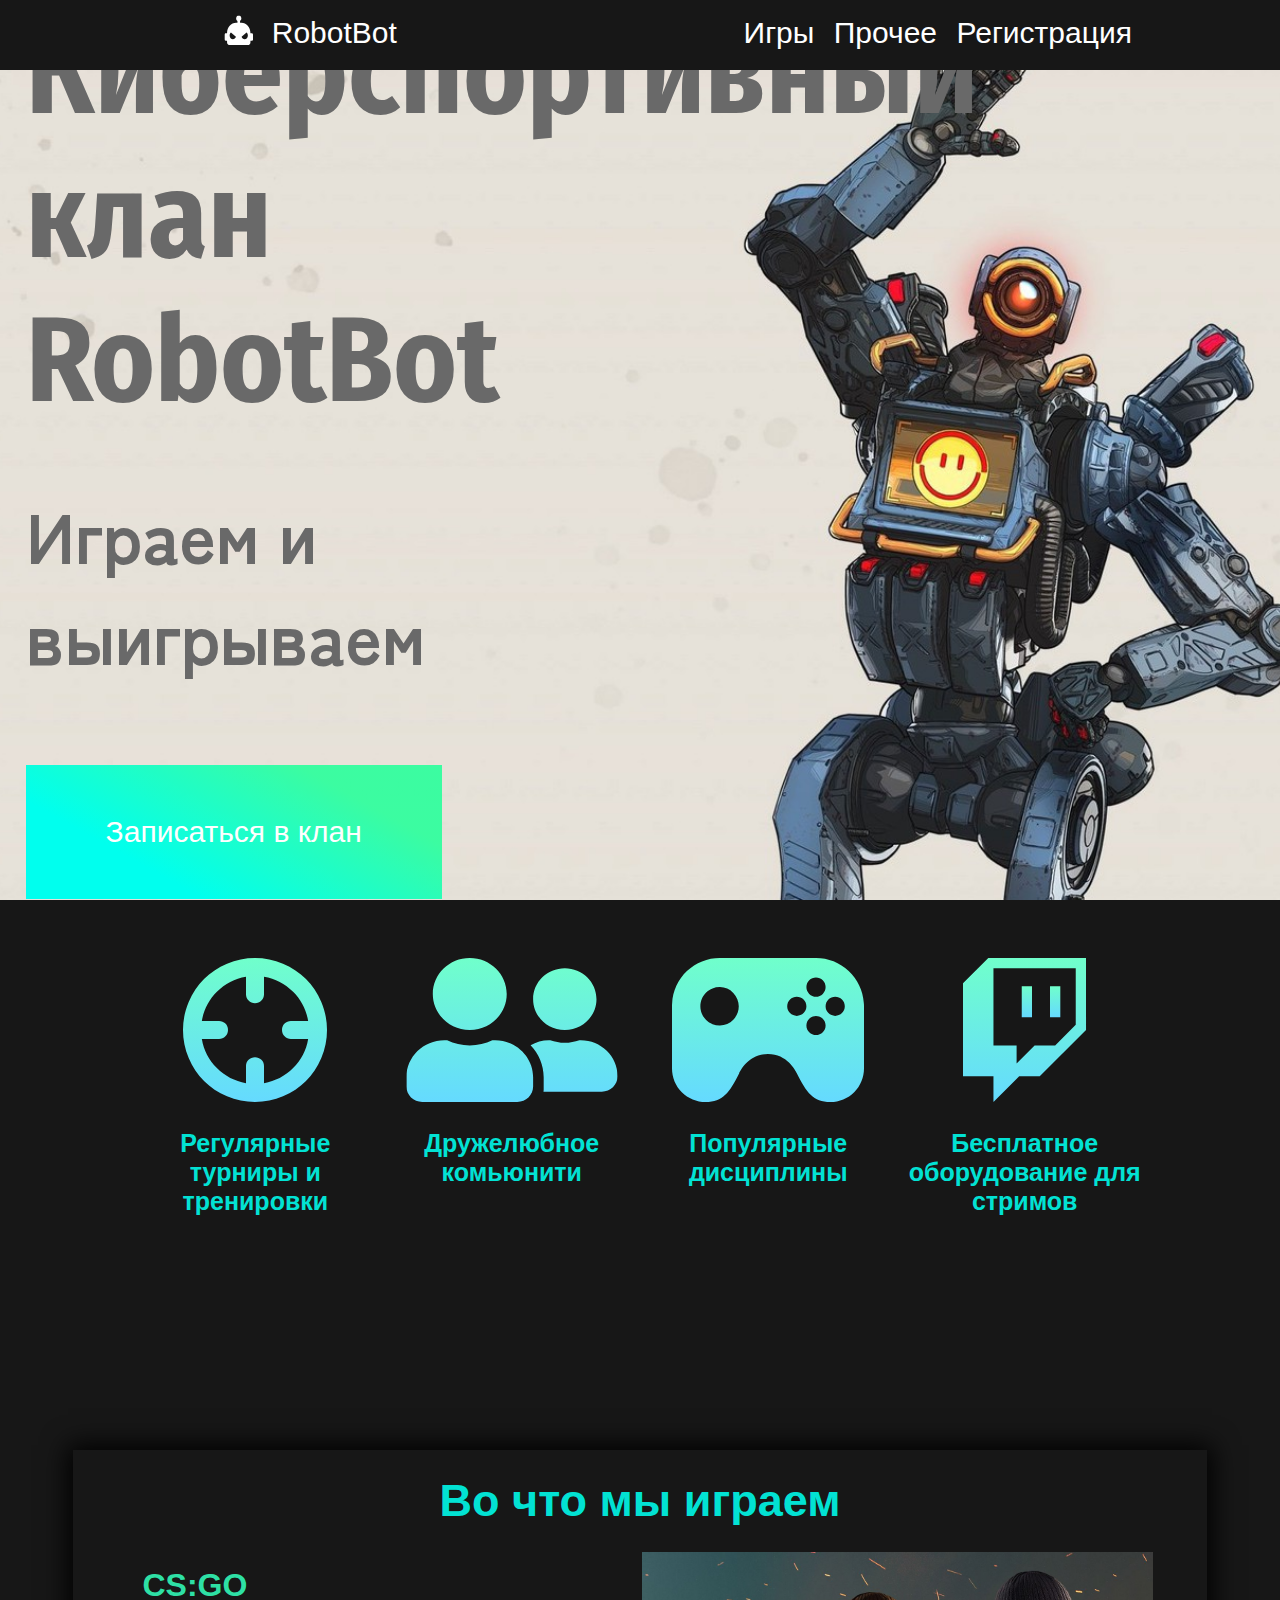
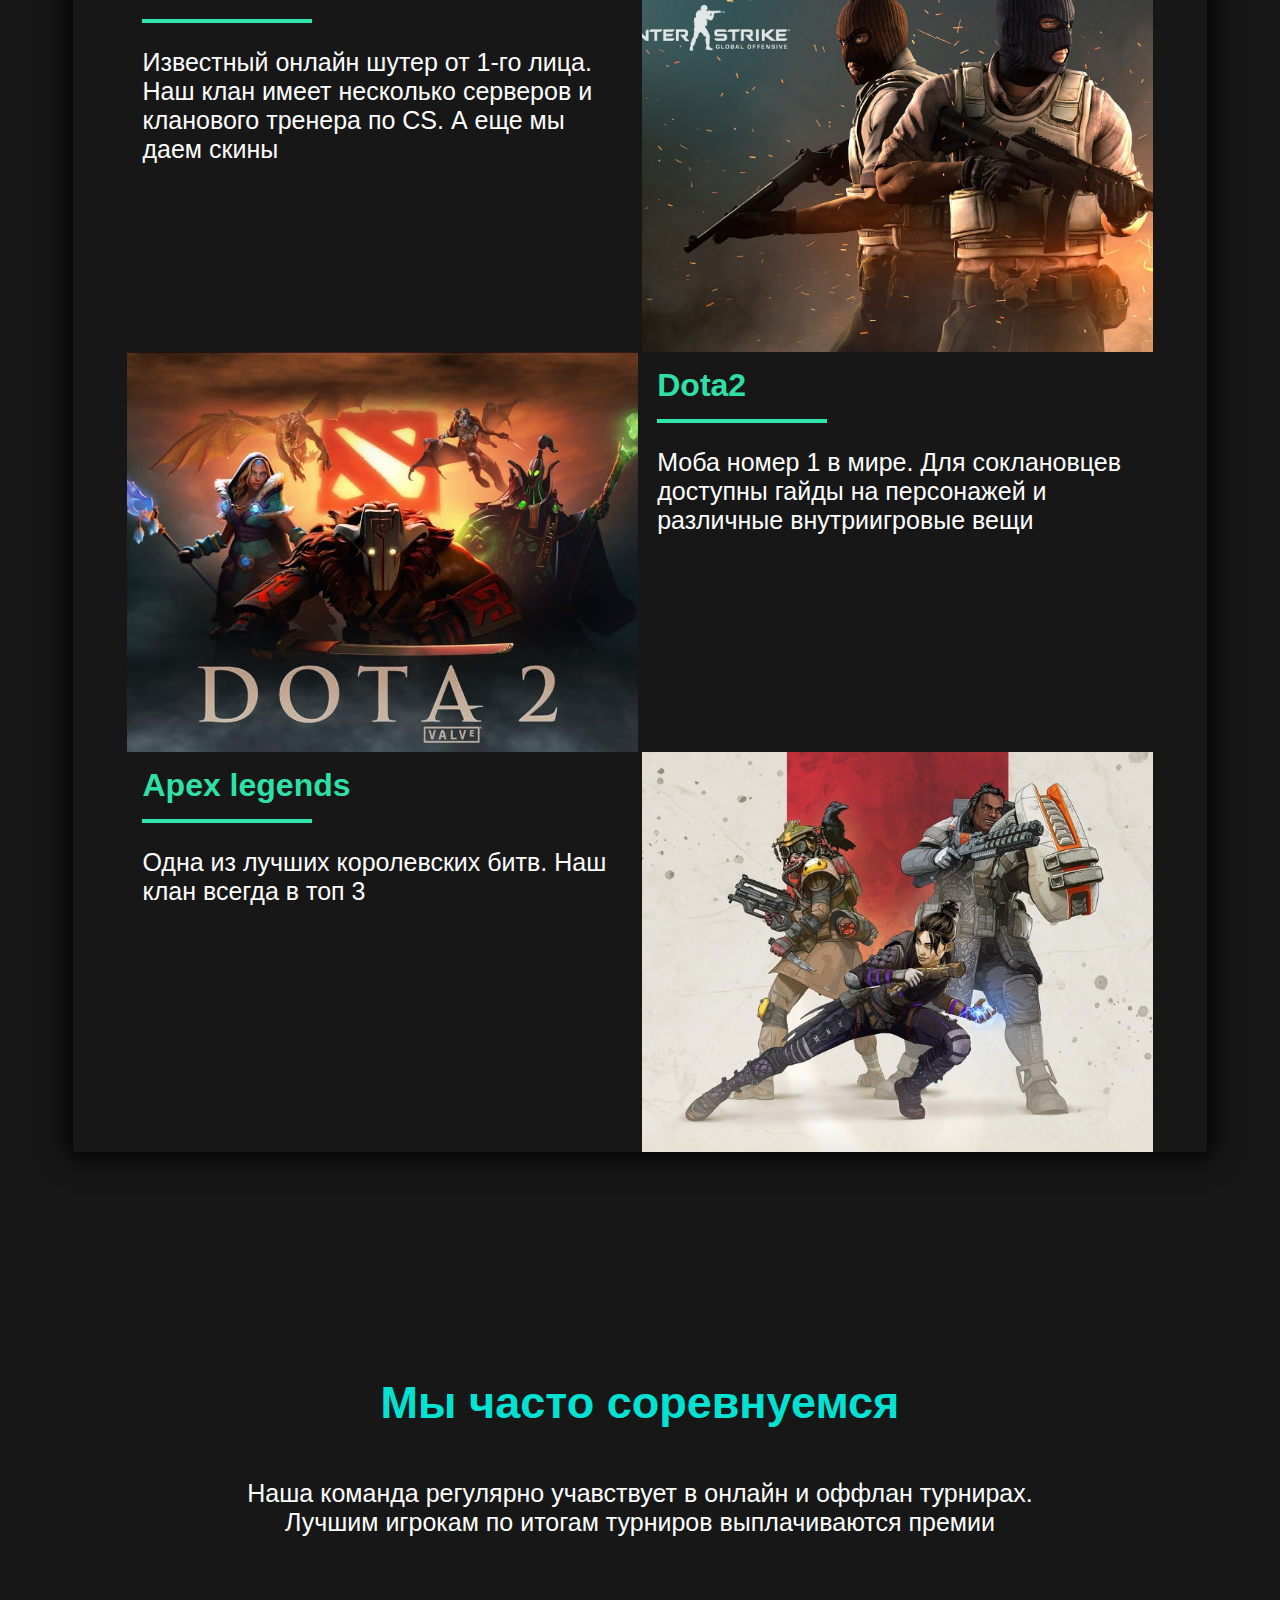
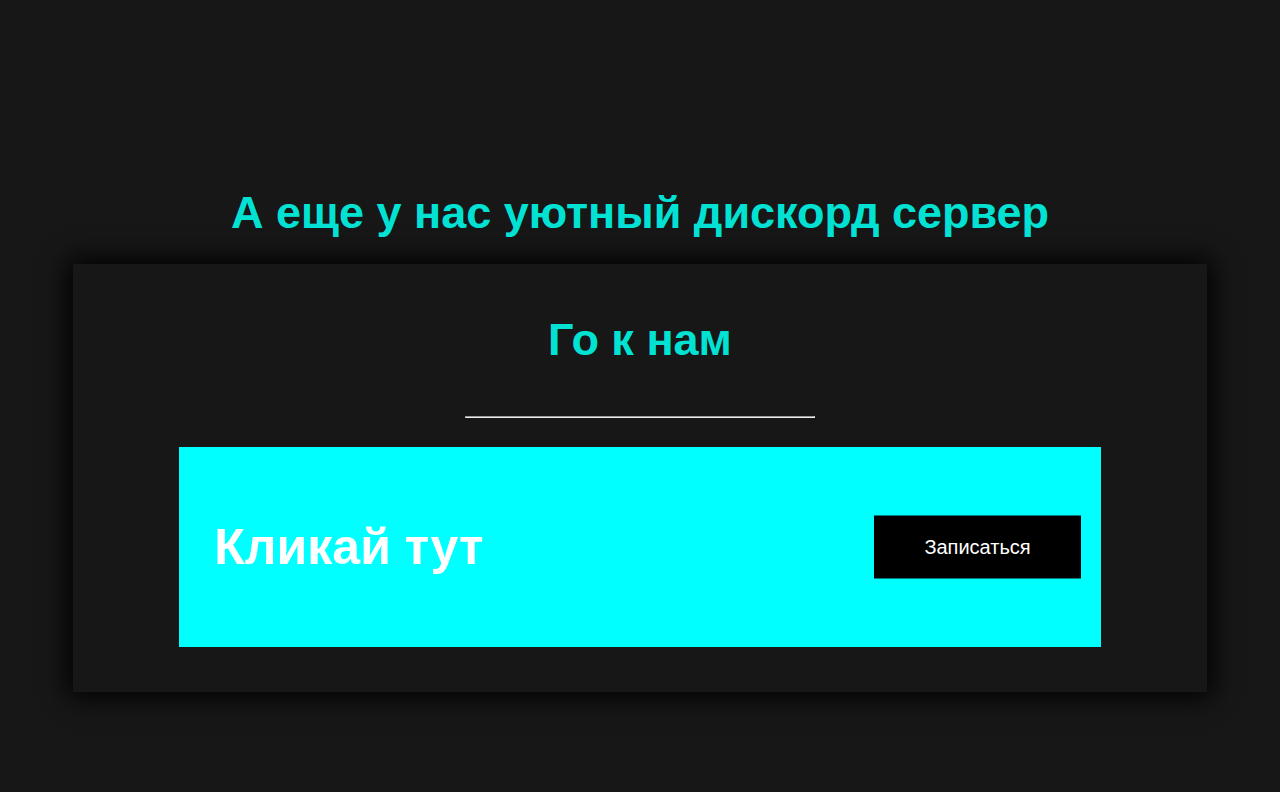
<file: index.html>
<!DOCTYPE html>
<html lang="en">
<head>
    <meta charset="UTF-8">
    <meta name="viewport" content="width=device-width, initial-scale=1.0">
    <title>RobotBot</title>
    <link rel="stylesheet" href="style.css">
    <link rel="icon" href="img/icons/site_logo.svg">
</head>
<body>
    <div class="menu">
        <div class="left-menu">
            <img src="img/icons/site_logo.svg" alt="">
            <a href="#">RobotBot</a>
        </div>
        <div class="right-menu">
                <a href="">Игры</a>
                <a href="">Прочее</a>
                <a href="reg.html">Регистрация</a>
        </div>
        
    </div>
    <div class="header">
        <div>
            <h1>Киберспортивный клан RobotBot</h1>
            <h2>Играем и выигрываем</h2>
            <a href="reg.html">Записаться в клан</a>
        </div>
    </div>
    <div class="advantage">
        <div class="container">
            <div class="adv-card">
                <img src="img/icons/scope.svg" alt="">
                <h2>Регулярные турниры и тренировки</h2>
            </div>
            <div class="adv-card">
                <img src="img/icons/friendly.svg" alt="">
                <h2>Дружелюбное комьюнити</h2>
            </div>
            <div class="adv-card">
                <img src="img/icons/joystic.svg" alt="">
                <h2>Популярные дисциплины</h2>
            </div>
            <div class="adv-card">
                <img src="img/icons/twitch.svg" alt="">
                <h2>Бесплатное оборудование для стримов</h2>
            </div>
        </div>
    </div>
    <div class="we-play">
        <div class="container">
            <div class="play">
                <h2 class="heading">Во что мы играем</h2>
                <div class="card-play">
                    <h3>CS:GO</h3>
                    <hr>
                    <p>Известный онлайн шутер от 1-го лица. Наш клан имеет несколько серверов и кланового тренера по CS. А еще мы даем скины</p>
                </div>
                
                <div class="card-img p1"></div>
                <div class="card-img p2"></div>
                <div class="card-play">
                    <h3>Dota2</h3>
                    <hr>
                    <p>Моба номер 1 в мире. Для соклановцев доступны гайды на персонажей и различные внутриигровые вещи</p>
                </div>
                
                <div class="card-play">
                    <h3>Apex legends</h3>
                    <hr>
                    <p>Одна из лучших королевских битв. Наш клан всегда в топ 3</p>
                </div>
                <div class="card-img p3"></div>
            </div>
        </div>
    </div>
    <div class="compet">
        <div class="container">
            <h2 class="heading">Мы часто соревнуемся</h2>
            <p>Наша команда регулярно учавствует в онлайн и оффлан турнирах. <br> Лучшим игрокам по итогам турниров выплачиваются премии</p>
        </div>
    </div>
    <div class="server">
        <div class="container">
            <h2 class="heading">А еще у нас уютный дискорд сервер</h2>
            <div class="go">
                <h2 class="heading">Го к нам</h2>
                <hr>
                <div class="click">
                        <h3>Кликай тут</h3>
                        <a href="reg.html">Записаться</a>
                </div>
            </div>
        </div>
    </div>
</body>
</html>
</file>
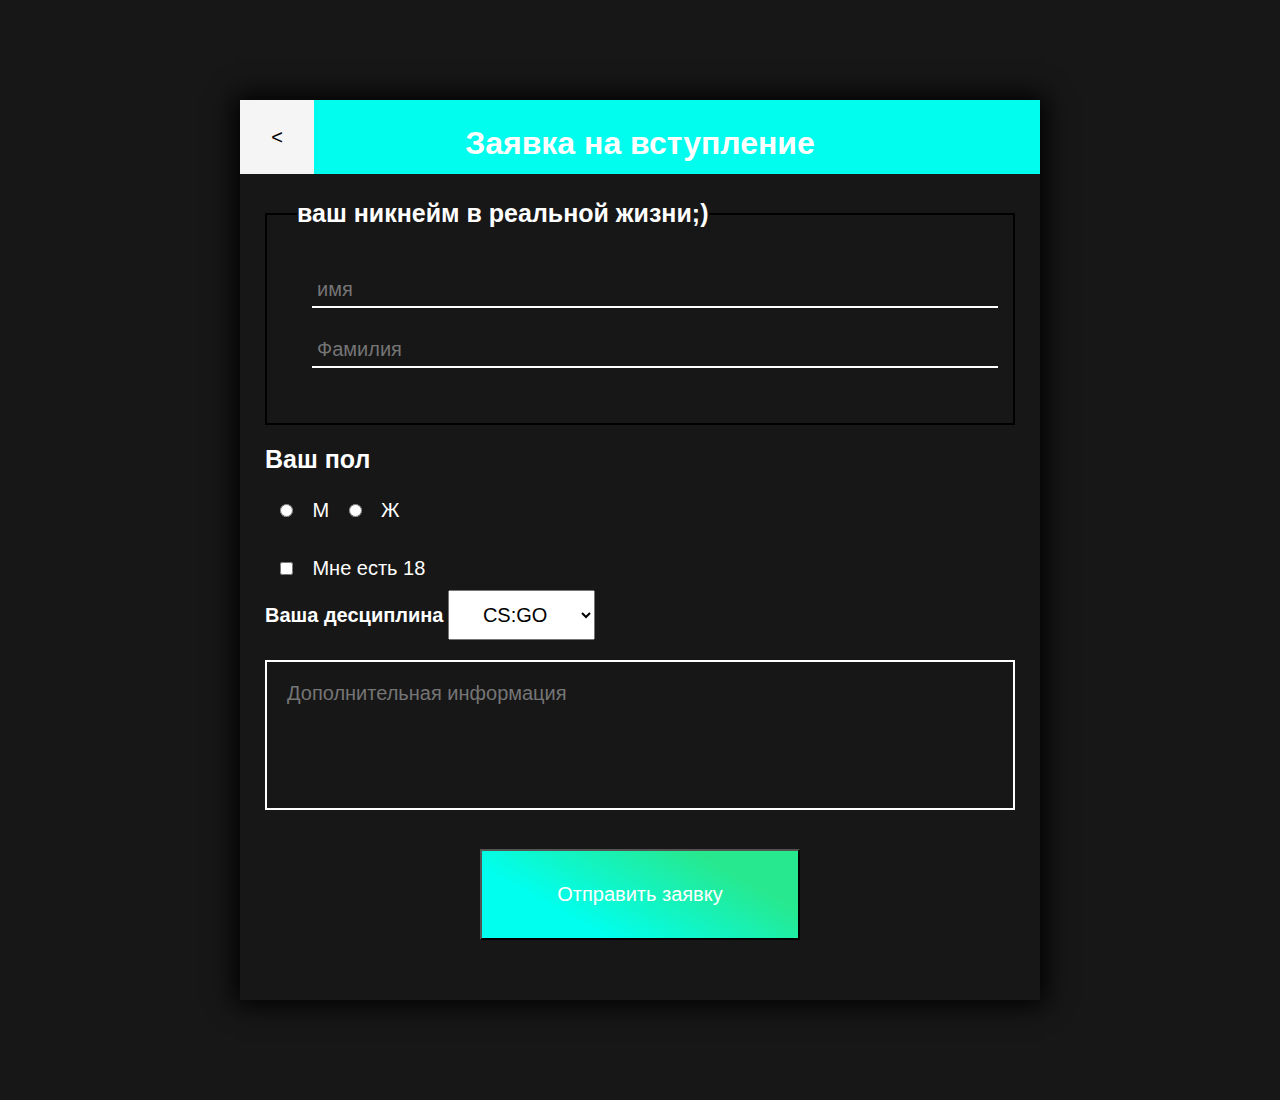
<file: reg.html>
<!DOCTYPE html>
<html lang="en">
<head>
    <meta charset="UTF-8">
    <meta name="viewport" content="width=device-width, initial-scale=1.0">
    <title>registration</title>
    <link rel="stylesheet" href="reg.css">
    <link rel="icon" href="img/icons/site_logo.svg">
</head>
<body>
    <form action="">
        <div class="top">
            <a href="index.html"><</a>
            <div >
                <h1>Заявка на вступление</h1>
            </div>
        </div>
        <div class="main">
            <fieldset >
                <legend>ваш никнейм в реальной жизни;)</legend>
                <input type="text" placeholder="имя" class="personal">
                <input type="text" class="personal" placeholder="Фамилия">      
            </fieldset>
            <legend>Ваш пол</legend>
            <input type="radio" name="r" id="man">
            <label for="man">М</label>
            <input type="radio" name="r" id="woman">
            <label for="woman">Ж</label><br>
            <input type="checkbox" id="old" value="hasCheeese">
            <label for="old" >Мне есть 18</label><br>
            <h2>Ваша десциплина</h2>
            <select>
                <option value="game-1">CS:GO</option>
                <option value="game-2">Dota2</option>
                <option value="game-3">Apex</option>
            </select><br>
            <textarea name="" id="" placeholder="Дополнительная информация"></textarea>
            <div>
                <button>Отправить заявку</button>
            </div>
        </div>

        
    </form>
</body>
</html>
</file>
<file: style.css>
@import url('https://fonts.googleapis.com/css2?family=Zen+Kaku+Gothic+New&display=swap');
@import url('https://fonts.googleapis.com/css2?family=Fira+Sans+Condensed:ital,wght@0,100;0,200;0,300;0,400;0,500;0,600;0,700;0,800;0,900;1,100;1,200;1,300;1,400;1,500;1,600;1,700;1,800;1,900&display=swap');
*{
    padding: 0;
    margin: 0;
    box-sizing: border-box;
    font-family: "Montserrat", sans-serif;
    scroll-behavior: smooth;
}
.container{
    max-width: 1300px;
    margin: auto;
    padding: 100px 10px;
}
.heading{
    color: rgba(0, 255, 238, 0.9);
    font-size: 45px;
    padding: 25px;
}




.menu{
    position: fixed;
    top: 0;
    left: 0;
    width: 100%;
    height: 70px;
    background-color: #171717;
    z-index: 10;
}
.left-menu{
    width: 49%;
    display: inline-block;
    text-align: center;
    padding: 16px;
    vertical-align: top;
}
.right-menu{
    width: 49%;
    display: inline-block;
    text-align: center;
    padding: 16px;
    vertical-align: top;
}
.left-menu a{
    text-decoration: none;
    color: white;
    font-size: 30px;
}
.left-menu img{
    transform: scale(1.3);
    padding-right: 15px;
    padding-bottom: 1px;
}
.right-menu a{
    text-decoration: none;
    color: white;
    font-size: 30px;
    padding-right: 15px;
}



.header{
    height: 100vh;
    width: 100%;
    background: url(img/apex-legends-pathfinder-robot-emoticons-saluting-futuristic.jpg) center/cover no-repeat;
}
.header div {
    position: absolute;
    width: 40%;
    top: 50%;
    left: 2%;
    transform: translateY(-50%);
}
.header div h1{
    font-size: 145px;
    font-family: "Fira Sans Condensed", sans-serif;
    color: DimGrey;
}
.header div h2{
    font-size: 70px;
    font-family: "Zen Kaku Gothic New", sans-serif;
    padding-top: 50px;
    color: DimGrey;
}
.header div a{
    display: inline-block;
    margin-top: 80px;
    color: white;
    padding: 50px 80px;
    text-decoration: none;
    font-size: 30px;
    background: linear-gradient(29deg,rgba(0, 255, 238, 1) 27%, rgba(41, 255, 155, 0.9) 78%);
}


.advantage{
    text-align: center;
    background-color: #171717;
}
.adv-card{
    display: inline-block;
    width: 20%;
    height: 250px;
    vertical-align: top;
}
.advantage img{
    transform: scale(2.4);
}
.advantage h2{
    color: rgba(0, 255, 238, 0.9);
    text-align: center;
    font-size: 25px;
    margin-top: 65px;
}




.play{
    box-shadow:0px 0px 25px 5px black;
    width: 90%;
    text-align: center;
    margin: auto;
    
}
.we-play{
    background-color: #171717;
}
.card-play{
    height: 400px;
    width: 45%;
    display: inline-block;
    vertical-align: top;
}
.card-img{
    height: 400px;
    width: 45%;
    display: inline-block;
    vertical-align: top;
}
.p1{
    background: url(img/csgo.jpg) center/cover no-repeat;
}
.p2{
    background: url(img/dota2.jpg)center/cover no-repeat;
}
.p3{
    background: url(img/apex.jpg) center/cover no-repeat;
}
h3{
    color: rgba(50, 253, 186, 0.9);
    font-size: 32px;
    text-align: left;
    padding:15px 15px;
}
.play p{
    font-size: 25px;
    text-align: left;
    color: white;
    padding:25px 15px;
}
.play hr{
    width: 170px;
    border: 2px solid rgba(50, 253, 186, 0.9);
    margin-left: 15px;
}



p{
    font-size: 25px;
    text-align: left;
    color: white;
    padding:25px 15px;
}



.compet{
    background:  #171717;
    text-align: center;
}
.compet p{
    text-align: center;
}



.server{
    background:  #171717;
    text-align: center;
}
.go{
    box-shadow:0px 0px 25px 5px black;
    width: 90%;
    text-align: center;
    margin: auto;
    padding: 25px;
    padding-bottom: 45px;
}

.go hr{
    width: 350px;
    display: inline-block;
    margin: 25px;
}
.click{
    background: aqua;
    width: 85%;
    height: 200px;
    margin: auto;
    position: relative;
}
.click h3{
    color: white;
    position: absolute;
    font-size: 50px;
    top: 50%;
    transform: translateY(-50%);
    left: 20px;
}
.click a{
    text-decoration: none;
    color: white;
    background: black;
    padding: 20px 50px;
    font-size: 20px;
    display: inline-block;
    position: absolute;
    top: 50%;
    transform: translateY(-50%);
    right: 20px;
}




@media(max-width:1800px){
.header div h1{
    font-size: 120px;
}
}
@media(max-width:1100px){
.header div h1{
    font-size: 90px;
}
}
@media(max-width:1050px){
.advantage img{
    transform: scale(1.8);
}
.advantage h2{
    color: rgba(0, 255, 238, 0.9);
    text-align: center;
    font-size: 23px;
    margin-top: 55px;
}
.card-play{
    height: 350px;
    width: 45%;
    display: inline-block;
    vertical-align: top;
}
.card-img{
    height: 350px;
    width: 45%;
    display: inline-block;
    vertical-align: top;
}
}
@media(max-width:915px){
.left-menu{
    width: 49%;
    display: inline-block;
    text-align: center;
    padding: 10px;
    vertical-align: top;

}
.menu{
    height: fit-content;
}
.right-menu{
    width: 49%;
    display: inline-block;
    text-align: center;
    padding: 10px;
    vertical-align: top;
}
}
@media(max-width:850px){
.header{
    height: 100vh;
    width: 100%;
    background: url(img/apex-legends-pathfinder-robot-emoticons-saluting-futuristic.jpg) left/cover no-repeat;
}
.advantage img{
    transform: scale(1.5);
}
.advantage h2{
    color: rgba(0, 255, 238, 0.9);
    text-align: center;
    font-size: 20px;
    margin-top: 50px;
}
.card-play{
    height: 300px;
    width: 45%;
    display: inline-block;
    vertical-align: top;
}
.card-img{
    height: 300px;
    width: 45%;
    display: inline-block;
    vertical-align: top;
}
}
@media(max-width:805px){
.click{
    background: aqua;
    width: 85%;
    height: 200px;
    margin: auto;
    position: relative;
}
.click h3{
    color: white;
    position: absolute;
    font-size: 40px;
    top: 50%;
    transform: translateY(-50%);
    left: 20px;
}
.click a{
    text-decoration: none;
    color: white;
    background: black;
    padding: 20px 50px;
    font-size: 15px;
    display: inline-block;
    position: absolute;
    top: 50%;
    transform: translateY(-50%);
    right: 20px;
}
}
@media(max-width:765px){
.header div h1{
    font-size: 70px;
}
.header div a{
    display: inline-block;
    margin-top: 80px;
    color: white;
    padding: 40px 70px;
    text-decoration: none;
    font-size: 30px;
    background: linear-gradient(29deg,rgba(0, 255, 238, 1) 27%, rgba(41, 255, 155, 0.9) 78%);
}
.advantage img{
    transform: scale(1.2);
}
.advantage h2{
    color: rgba(0, 255, 238, 0.9);
    text-align: center;
    font-size: 18px;
    margin-top: 50px;
}
.card-play{
    height: 280px;
    width: 45%;
    display: inline-block;
    vertical-align: top;
}
.card-img{
    height: 280px;
    width: 45%;
    display: inline-block;
    vertical-align: top;
}
.play p{
    font-size: 22px;
    text-align: left;
    color: white;
    padding:25px 15px;
}
}
@media(max-width:680px){
.header div h1{
    font-size: 70px;
    font-family: "Fira Sans Condensed", sans-serif;
    color: DimGrey;
}
.header div h2{
    font-size: 50px;
    font-family: "Zen Kaku Gothic New", sans-serif;
    padding-top: 50px;
    color: DimGrey;
}
.header div a{
    display: inline-block;
    margin-top: 80px;
    color: white;
    padding: 40px 70px;
    text-decoration: none;
    font-size: 30px;
    background: linear-gradient(29deg,rgba(0, 255, 238, 1) 27%, rgba(41, 255, 155, 0.9) 78%);
}
.click{
    background: aqua;
    width: 85%;
    height: 200px;
    margin: auto;
    position: relative;
}
.click h3{
    color: white;
    position: absolute;
    font-size: 32px;
    top: 50%;
    transform: translateY(-50%);
    left: 20px;
}
.click a{
    text-decoration: none;
    color: white;
    background: black;
    padding: 10px 40px;
    font-size: 15px;
    display: inline-block;
    position: absolute;
    top: 50%;
    transform: translateY(-50%);
    right: 20px;
}
.advantage img{
    /* transform: scale(1.5); */
}
.advantage h2{
    color: rgba(0, 255, 238, 0.9);
    text-align: center;
    font-size: 17px;
    margin-top: 30px;
}
.card-play{
    height: 280px;
    width: 45%;
    display: inline-block;
    vertical-align: top;
}
.card-img{
    height: 280px;
    width: 45%;
    display: inline-block;
    vertical-align: top;
}
.play p{
    font-size: 19px;
    text-align: left;
    color: white;
    padding:25px 15px;
}
}

@media(max-width:612px){
.header div h1{
    font-size: 50px;
    word-wrap: break-word;
    width: 100%;
}
.header div{
    width: 90%;
    padding: 15px;
}
.header div h2{
    font-size: 35px;
    /* font-family: "Zen Kaku Gothic New", sans-serif; */
    padding-top: 35px;
    /* color: DimGrey; */
}
.header div a{
    margin-top: 50px;
    padding: 20px 50px;
    text-align: center;
}
.advantage img{
    transform: scale(1);
    width: 100%;
    height: fit-content;
}
.advantage h2{
    color: rgba(0, 255, 238, 0.9);
    text-align: center;
    font-size: 25px;
    margin-top: 10px;
}
.adv-card{
    display: block;
    text-align: center;
    width: 70%;
    margin: 30px auto;
    height: fit-content;
    /* height: 250px; */
    /* vertical-align: top; */
}
.card-play{
    height: 240px;
    width: 100%;
    display: block;
    vertical-align: top;
}
.card-img{
    height: 240px;
    width: 100%;
    display: block;
    vertical-align: top;
}
.play p{
    font-size: 17px;
    text-align: left;
    color: white;
    padding:10px 15px;
}
.click h3{
    color: white;
    position: absolute;
    font-size: 28px;
    top: 15%;
    text-align: center;
    width: 100%;
    transform: translateX(-50%);
    left: 50%;
}
.click a{
    text-decoration: none;
    color: white;
    background: black;
    padding: 5px 25px;
    height:fit-content;
    font-size: 15px;
    display: inline-block;
    position: absolute;
    text-align: center;
    top: auto;
    bottom: 15%;
    transform: translateX(50%);
    right: 50%;
}
.container{
    max-width: 1300px;
    margin: auto;
    padding: 70px 10px;
}
.heading{
    color: rgba(0, 255, 238, 0.9);
    font-size: 35px;
    padding: 25px;
}
p{
    font-size: 21px;
    text-align: left;
    color: white;
    padding:10px 15px;
}
.go hr{
    width: 80%;
    display: inline-block;
    margin: 25px;
}
}
@media(max-width:470px){
    .right-menu a{
        font-size: 18px;
    }
    .right-menu{
        vertical-align: middle;
        height: 100%;
    }
}
@media(max-height:800px){
.header div h1{
    font-size: 50px;
    word-wrap: break-word;
    width: 100%;
}
.header div{
    width: 90%;
    padding: 15px;
}
.header div h2{
    font-size: 35px;
    /* font-family: "Zen Kaku Gothic New", sans-serif; */
    padding-top: 35px;
    /* color: DimGrey; */
}
.header div a{
    margin-top: 50px;
    padding: 20px 50px;
    text-align: center;
}
}
@media(max-height:500px){
.header div h1{
    font-size: 40px;
    word-wrap: break-word;
    width: 100%;
}
.header div{
    width: 90%;
    padding: 15px;
}
.header div h2{
    font-size: 35px;
    padding-top: 20px;
}
.header div a{
    margin-top: 5px;
    padding: 5px 40px;
    text-align: center;
    font-size: 25px;
}
}
</file>
<file: reg.css>
*{
    padding: 0;
    margin: 0;
    box-sizing: border-box;
    font-family: "Montserrat", sans-serif;
    scroll-behavior: smooth;
    color: white;
}



body{
    background: #171717;
}

form{
    margin: auto;
    box-shadow:0px 0px 25px 5px black;
    margin-top: 100px;
    margin-bottom: 100px;
    width: 800px;
}

.top{
    background: rgba(0, 255, 238, 0.9);
    position: relative;
}
.top div{
    background: rgba(0, 255, 238, 0.9);
    padding: 25px;
    vertical-align: top;
    text-align: center;
    height: 74px;
}
.top a{
    position: absolute;
    top: 0;
    left: 0;
    background: whitesmoke;
    width: 74px;
    height: 74px;
    vertical-align: top;
    display: inline-block;
    color: black;
    font-size: 20px;
    text-decoration: none;
    text-align: center;
    line-height: 74px;
}



.main{
    padding: 25px;
    background: #171717;
}
fieldset{
    padding: 30px;
    margin-bottom: 20px;
    border: 2px solid black;
}
legend{
    font-size: 25px;
    font-weight: 700;
    
}
fieldset input{
    display: block;
    margin-bottom:25px ;
    font-size: 20px;
    width: 100%;
    outline: none;
    border: none;
    border-bottom:2px solid white ;
    background: none;
    color: white;
    padding: 5px;
}



input{
    margin: 15px;
}
label{
    font-size: 20px;
    margin-top: 25px;
    display: inline-block;
}


select{
    color: black;
    padding: 12px 30px;
    font-size: 20px;
    margin-bottom: 20px;
}
option{
    color: black;
    font-size: 25px;
}
h2{
    font-size: 20px;
    display: inline-block;
}



textarea{
    width: 100%;
    height: 150px;
    resize: none;
    background: none;
    padding: 20px;
    color: white;
    border: 2px solid white;
    outline: none;
    font-size: 20px;
}
textarea::placeholder{
    font-size: 20px;
}
.main div{
    text-align: center;
}
button{
    padding: 32px 75px;
    margin-top: 35px;
    margin-bottom: 35px;
    background: linear-gradient(29deg,rgba(0, 255, 238, 1) 27%, rgba(41, 255, 155, 0.9) 78%);
    font-size: 20px;
}



@media(max-width:978px){
.top h1{
    font-size: 20px;
}
form{
    width: 90%;
}
}
@media(max-width:775px){
legend{
    font-size: 20px;  
}
}
@media(max-width:375px){
    fieldset{
    padding: 20px 5px;

}
fieldset input{
    width: 90%;
}
.top div{
    padding: 25px 5px;
}
}
@media(max-width:500px){
    .top div{
        text-align: right;
    }
}
</file>
